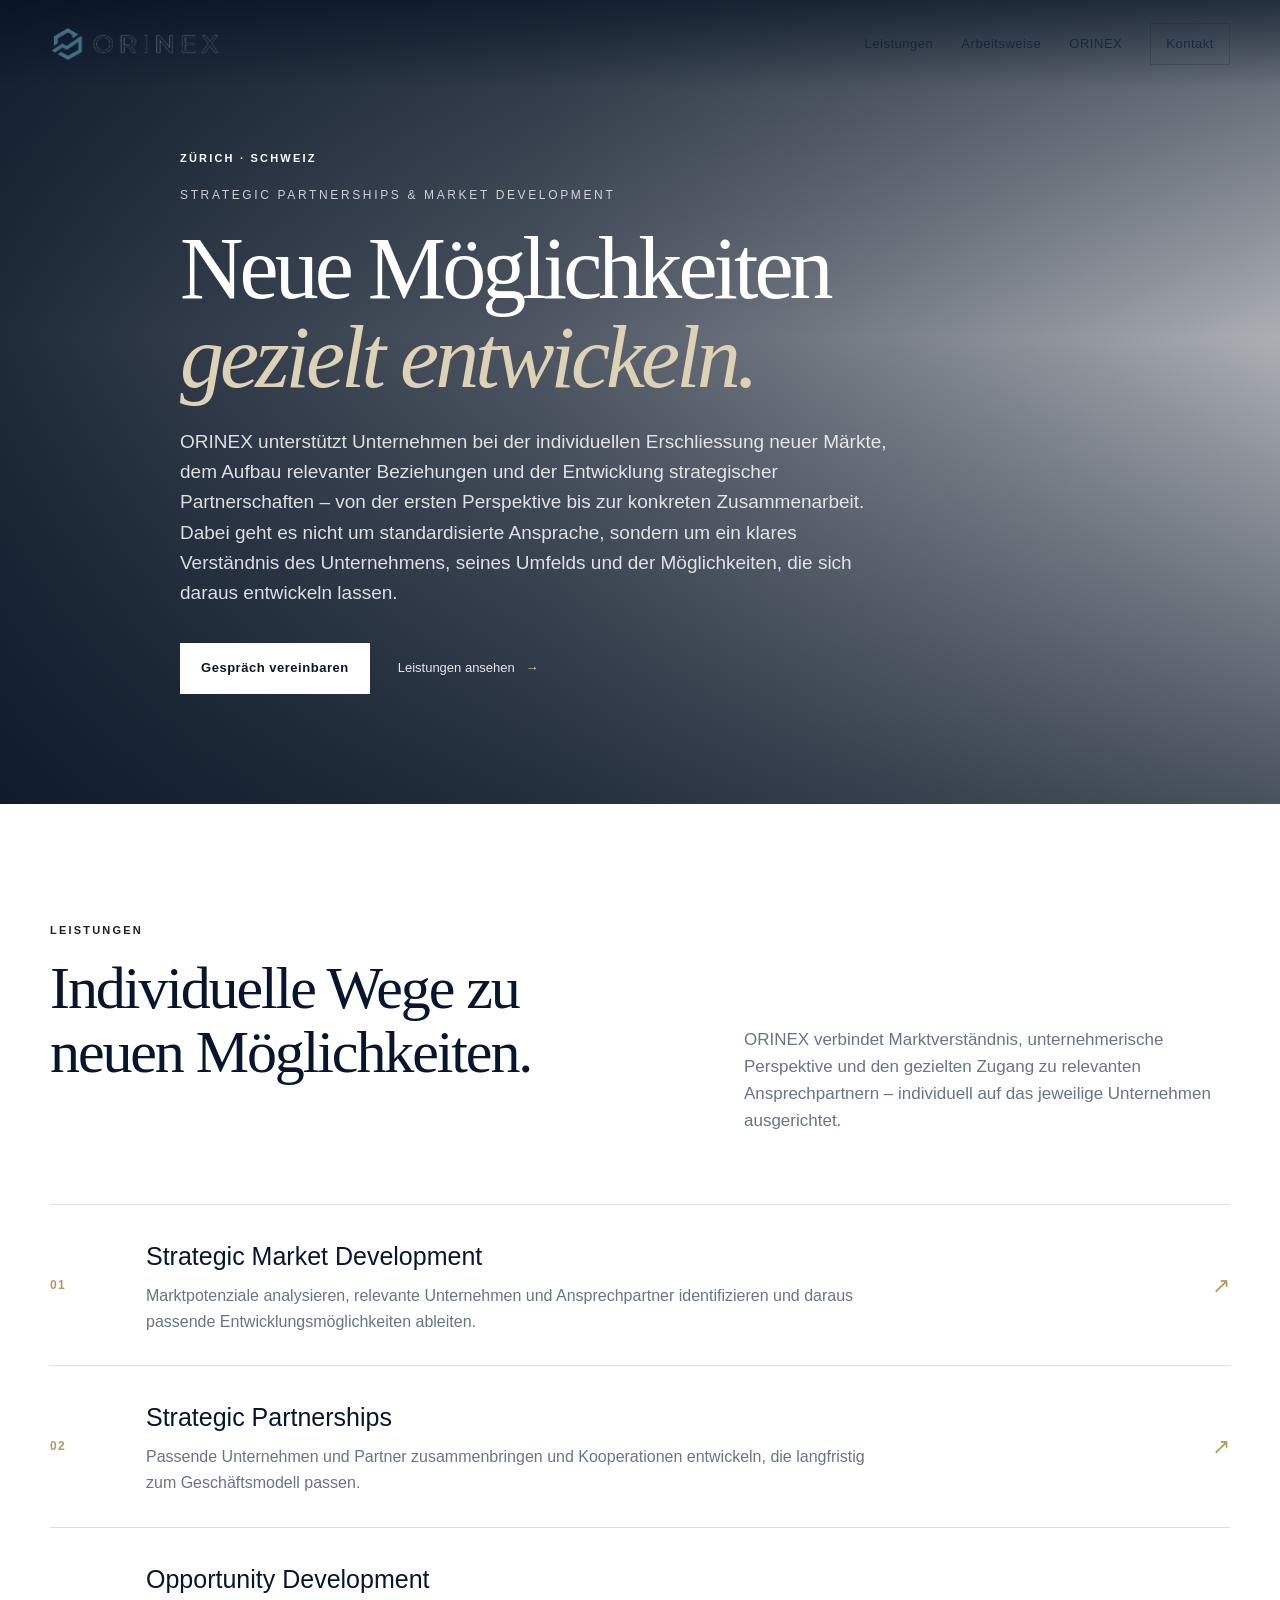
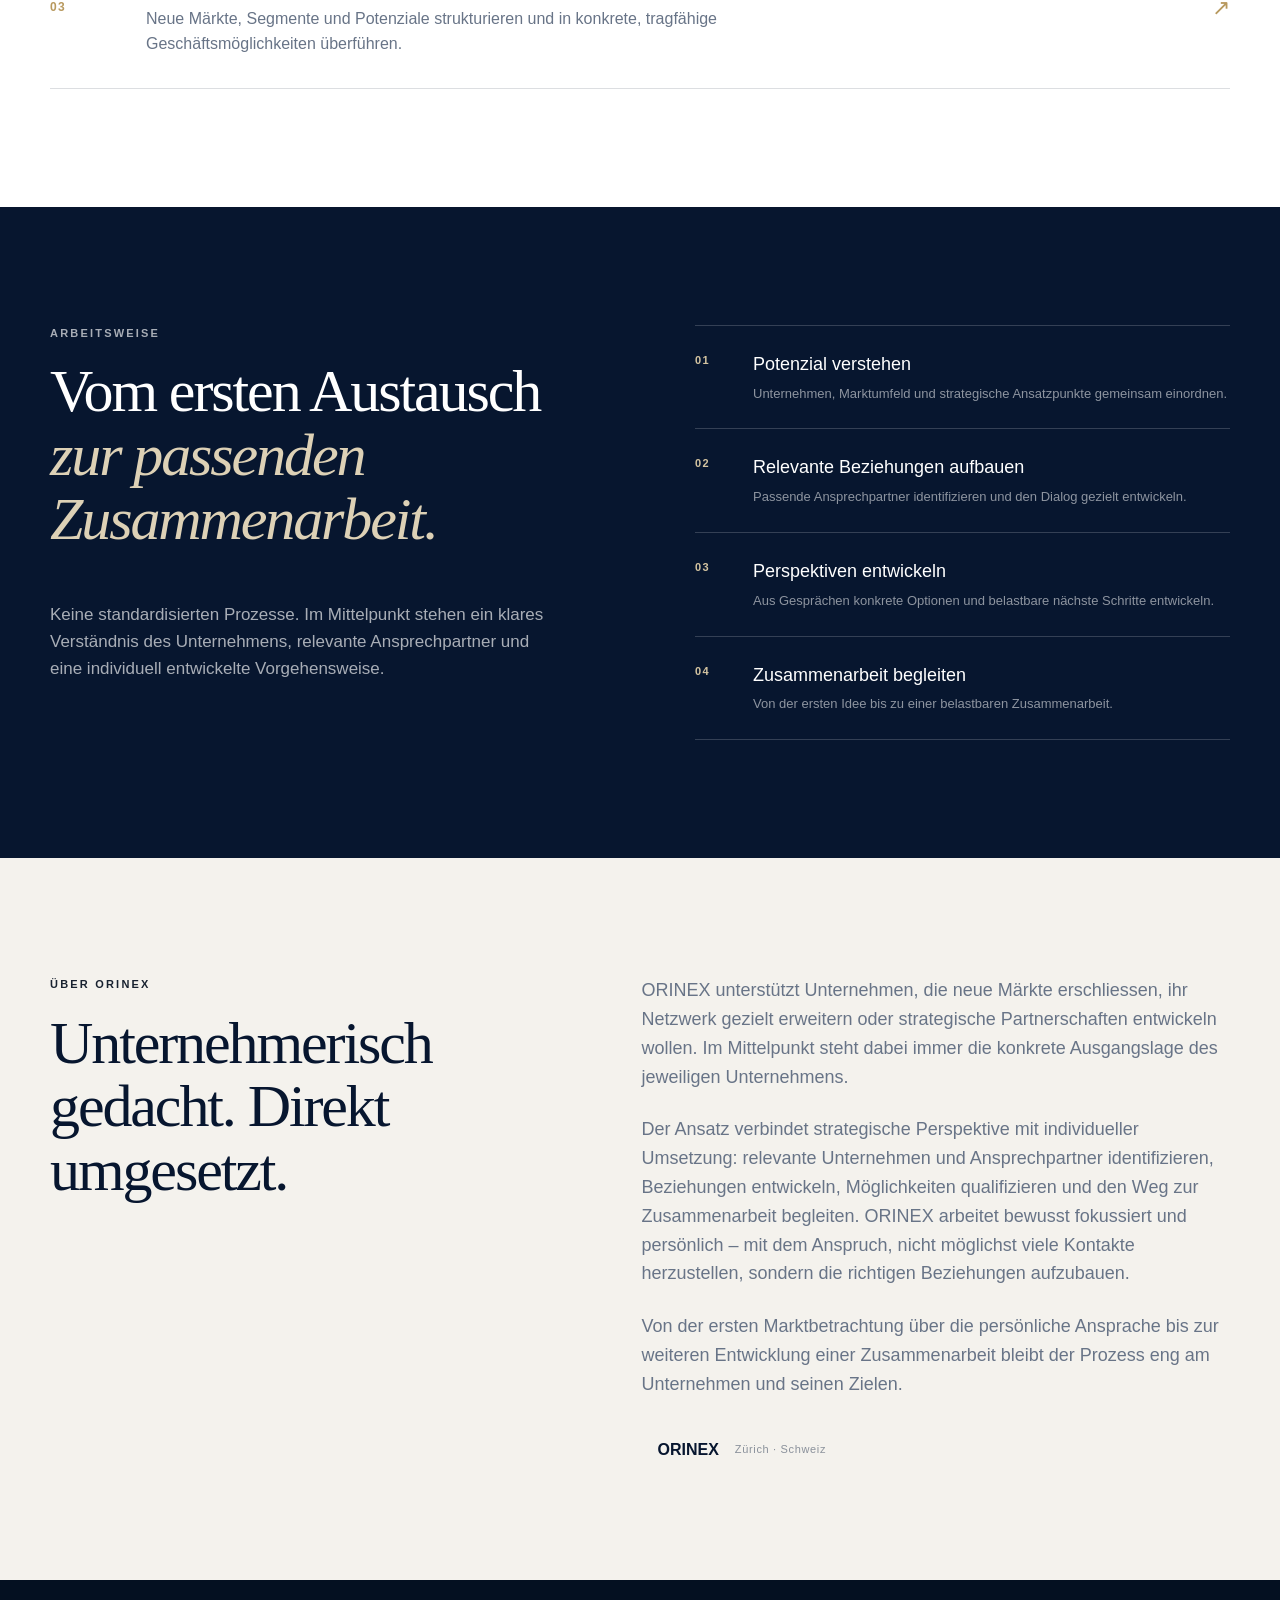
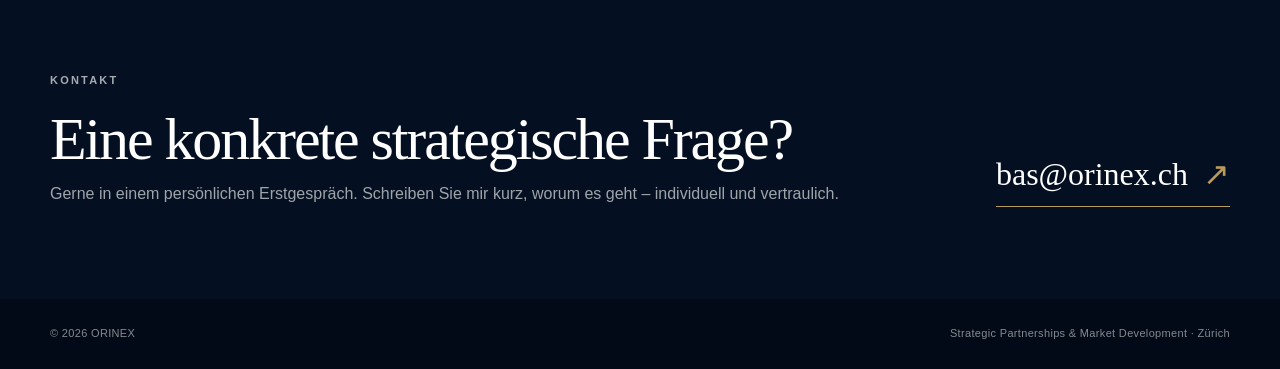
<file: index(2).html>
<!DOCTYPE html>
<html lang="de">
<head>
  <meta charset="UTF-8" />
  <meta name="viewport" content="width=device-width, initial-scale=1.0" />
  <meta name="description" content="ORINEX – Strategic Partnerships & Market Development in Zürich." />
  <title>ORINEX | Strategic Partnerships & Market Development</title>
  <link rel="stylesheet" href="styles.css" />
</head>
<body>
  <header class="site-header">
    <div class="container nav-wrap">
      <a class="brand" href="#top" aria-label="ORINEX Startseite"><img src="orinex-logo-correct.png" alt="ORINEX" style="display:block;width:170px;height:auto;" /></a>
      <nav aria-label="Hauptnavigation">
        <a href="#leistungen">Leistungen</a>
        <a href="#arbeitsweise">Arbeitsweise</a>
        <a href="#ueber-orinex">ORINEX</a>
        <a class="nav-cta" href="#kontakt">Kontakt</a>
      </nav>
    </div>
  </header>

  <main id="top">
    <section class="hero">
      <div class="hero-image"></div>
      <div class="hero-overlay"></div>
      <div class="container hero-content">
        <p class="eyebrow">ZÜRICH · SCHWEIZ</p>
        <p class="hero-kicker">STRATEGIC PARTNERSHIPS &amp; MARKET DEVELOPMENT</p>
        <h1>Neue Möglichkeiten<br><em>gezielt entwickeln.</em></h1>
        <p class="hero-text">
          ORINEX unterstützt Unternehmen bei der individuellen Erschliessung neuer Märkte, dem Aufbau relevanter Beziehungen und der Entwicklung strategischer Partnerschaften – von der ersten Perspektive bis zur konkreten Zusammenarbeit.
          Dabei geht es nicht um standardisierte Ansprache, sondern um ein klares Verständnis des Unternehmens, seines Umfelds und der Möglichkeiten, die sich daraus entwickeln lassen.
        </p>
        <div class="hero-actions">
          <a class="button primary" href="#kontakt">Gespräch vereinbaren</a>
          <a class="text-link" href="#leistungen">Leistungen ansehen <span>→</span></a>
        </div>
      </div>
    </section>

    <section id="leistungen" class="section section-light">
      <div class="container">
        <div class="section-heading">
          <div>
            <p class="eyebrow">LEISTUNGEN</p>
            <h2>Individuelle Wege zu neuen Möglichkeiten.</h2>
          </div>
          <p class="section-intro">
            ORINEX verbindet Marktverständnis, unternehmerische Perspektive und den gezielten Zugang zu relevanten Ansprechpartnern – individuell auf das jeweilige Unternehmen ausgerichtet.
          </p>
        </div>

        <div class="service-list">
          <article class="service-row">
            <span class="service-number">01</span>
            <div>
              <h3>Strategic Market Development</h3>
              <p>Marktpotenziale analysieren, relevante Unternehmen und Ansprechpartner identifizieren und daraus passende Entwicklungsmöglichkeiten ableiten.</p>
            </div>
            <span class="service-arrow">↗</span>
          </article>
          <article class="service-row">
            <span class="service-number">02</span>
            <div>
              <h3>Strategic Partnerships</h3>
              <p>Passende Unternehmen und Partner zusammenbringen und Kooperationen entwickeln, die langfristig zum Geschäftsmodell passen.</p>
            </div>
            <span class="service-arrow">↗</span>
          </article>
          <article class="service-row">
            <span class="service-number">03</span>
            <div>
              <h3>Opportunity Development</h3>
              <p>Neue Märkte, Segmente und Potenziale strukturieren und in konkrete, tragfähige Geschäftsmöglichkeiten überführen.</p>
            </div>
            <span class="service-arrow">↗</span>
          </article>
        </div>
      </div>
    </section>

    <section id="arbeitsweise" class="section dark-section">
      <div class="container">
        <div class="dark-grid">
          <div>
            <p class="eyebrow light">ARBEITSWEISE</p>
            <h2>Vom ersten Austausch<br><em>zur passenden Zusammenarbeit.</em></h2>
            <p class="dark-intro">
              Keine standardisierten Prozesse. Im Mittelpunkt stehen ein klares Verständnis des Unternehmens, relevante Ansprechpartner und eine individuell entwickelte Vorgehensweise.
            </p>
          </div>
          <div class="process-list">
            <div><span>01</span><strong>Potenzial verstehen</strong><small>Unternehmen, Marktumfeld und strategische Ansatzpunkte gemeinsam einordnen.</small></div>
            <div><span>02</span><strong>Relevante Beziehungen aufbauen</strong><small>Passende Ansprechpartner identifizieren und den Dialog gezielt entwickeln.</small></div>
            <div><span>03</span><strong>Perspektiven entwickeln</strong><small>Aus Gesprächen konkrete Optionen und belastbare nächste Schritte entwickeln.</small></div>
            <div><span>04</span><strong>Zusammenarbeit begleiten</strong><small>Von der ersten Idee bis zu einer belastbaren Zusammenarbeit.</small></div>
          </div>
        </div>
      </div>
    </section>

    <section id="ueber-orinex" class="section section-paper">
      <div class="container about-grid">
        <div>
          <p class="eyebrow">ÜBER ORINEX</p>
          <h2>Unternehmerisch gedacht. Direkt umgesetzt.</h2>
        </div>
        <div class="about-copy">
          <p>
            ORINEX unterstützt Unternehmen, die neue Märkte erschliessen, ihr Netzwerk gezielt erweitern oder strategische Partnerschaften entwickeln wollen. Im Mittelpunkt steht dabei immer die konkrete Ausgangslage des jeweiligen Unternehmens.
          </p>
          <p>
            Der Ansatz verbindet strategische Perspektive mit individueller Umsetzung: relevante Unternehmen und Ansprechpartner identifizieren, Beziehungen entwickeln, Möglichkeiten qualifizieren und den Weg zur Zusammenarbeit begleiten. ORINEX arbeitet bewusst fokussiert und persönlich – mit dem Anspruch, nicht möglichst viele Kontakte herzustellen, sondern die richtigen Beziehungen aufzubauen.
          </p>
          <p>
            Von der ersten Marktbetrachtung über die persönliche Ansprache bis zur weiteren Entwicklung einer Zusammenarbeit bleibt der Prozess eng am Unternehmen und seinen Zielen.
          </p>
          <div class="signature-line"><span></span><strong>ORINEX</strong><small>Zürich · Schweiz</small></div>
        </div>
      </div>
    </section>

    <section id="kontakt" class="contact-section">
      <div class="container contact-wrap">
        <div>
          <p class="eyebrow light">KONTAKT</p>
          <h2>Eine konkrete strategische Frage?</h2>
          <p>Gerne in einem persönlichen Erstgespräch. Schreiben Sie mir kurz, worum es geht – individuell und vertraulich.</p>
        </div>
        <a class="contact-mail" href="mailto:bas@orinex.ch">bas@orinex.ch <span>↗</span></a>
      </div>
    </section>
  </main>

  <footer>
    <div class="container footer-wrap">
      <span>© 2026 ORINEX</span>
      <span>Strategic Partnerships &amp; Market Development · Zürich</span>
    </div>
  </footer>
</body>
</html>
</file>
<file: styles.css>
:root {
  --navy: #07162f;
  --navy-deep: #041021;
  --ink: #182230;
  --muted: #687487;
  --paper: #f4f2ed;
  --white: #fff;
  --line: rgba(7, 22, 47, 0.14);
  --line-light: rgba(255, 255, 255, 0.18);
  --gold: #b8995e;
}

* { box-sizing: border-box; }
html { scroll-behavior: smooth; }
body { margin: 0; font-family: "Helvetica Neue", Arial, sans-serif; color: var(--ink); background: var(--white); line-height: 1.6; }
a { color: inherit; text-decoration: none; }
.container { width: min(1180px, calc(100% - 48px)); margin: 0 auto; }

.site-header {
  position: absolute;
  top: 0;
  left: 0;
  right: 0;
  z-index: 20;
  color: var(--white);
  background: linear-gradient(to bottom, rgba(4,16,33,.6), transparent);
}
.nav-wrap { min-height: 88px; display: flex; justify-content: space-between; align-items: center; gap: 24px; }
.brand { display:flex; align-items:center; }
.brand-logo { display:block; width: 170px; height:auto; }
nav { display: flex; align-items: center; gap: 28px; font-size: 13px; letter-spacing: .04em; }
nav a { color: rgba(15,32,55,.78); }
nav a:hover { color: var(--navy); }
.nav-cta { border: 1px solid rgba(15,32,55,.25); padding: 10px 15px; }

.hero { min-height: 760px; position: relative; overflow: hidden; color: var(--white); display: flex; align-items: center; }
.hero-image { position: absolute; inset: 0; background-image: url("https://images.unsplash.com/photo-1643981670720-eef07ebdb179?auto=format&fit=crop&w=2200&q=84"); background-size: cover; background-position: center 46%; transform: scale(1.01); }
.hero-overlay { position: absolute; inset: 0; background: linear-gradient(90deg, rgba(4,16,33,.88) 0%, rgba(4,16,33,.68) 42%, rgba(4,16,33,.28) 100%), linear-gradient(180deg, rgba(4,16,33,.56) 0%, rgba(4,16,33,.08) 42%, rgba(4,16,33,.62) 100%); }
.hero-content { position: relative; z-index: 2; padding: 150px 0 110px; max-width: 920px; }
.eyebrow { margin: 0 0 18px; font-size: 11px; letter-spacing: .2em; font-weight: 700; }
.eyebrow.light { color: rgba(255,255,255,.65); }
.hero-kicker { margin: 0 0 20px; font-size: 12px; letter-spacing: .22em; color: rgba(255,255,255,.76); }
h1, h2, h3 { margin-top: 0; }
h1 { margin-bottom: 24px; font-family: Georgia, "Times New Roman", serif; font-weight: 400; font-size: clamp(48px, 7vw, 88px); line-height: 1.01; letter-spacing: -.045em; }
h1 em, h2 em { font-style: italic; color: #ddd1b6; }
.hero-text { max-width: 720px; font-size: 19px; color: rgba(255,255,255,.84); }
.hero-actions { display: flex; align-items: center; gap: 28px; margin-top: 34px; }
.button { display: inline-block; padding: 15px 21px; font-size: 13px; font-weight: 700; letter-spacing: .04em; }
.primary { background: var(--white); color: var(--navy); }
.text-link { font-size: 13px; color: rgba(255,255,255,.88); }
.text-link span { margin-left: 7px; color: #ddd1b6; }
.hero-caption { position: absolute; z-index: 2; right: 30px; bottom: 26px; font-size: 10px; letter-spacing: .14em; text-transform: uppercase; color: rgba(255,255,255,.58); }

.section { padding: 118px 0; }
.section-light { background: var(--white); }
.section-paper { background: var(--paper); }
.section-heading { display: grid; grid-template-columns: 1.1fr .9fr; gap: 100px; align-items: end; }
h2 { color: var(--navy); font-family: Georgia, "Times New Roman", serif; font-size: clamp(38px, 5vw, 60px); font-weight: 400; line-height: 1.06; letter-spacing: -.035em; }
.section-intro { margin: 0; font-size: 17px; color: var(--muted); max-width: 480px; }

.service-list { margin-top: 70px; border-top: 1px solid var(--line); }
.service-row { display: grid; grid-template-columns: 72px 1fr 40px; gap: 24px; align-items: center; padding: 31px 0; border-bottom: 1px solid var(--line); }
.service-number { color: var(--gold); font-size: 12px; font-weight: 700; letter-spacing: .12em; }
.service-row h3 { margin-bottom: 7px; color: var(--navy); font-size: 25px; font-weight: 500; }
.service-row p { margin: 0; color: var(--muted); max-width: 720px; }
.service-arrow { justify-self: end; color: var(--gold); font-size: 22px; }

.dark-section { background: var(--navy); color: var(--white); }
.dark-grid { display: grid; grid-template-columns: 1fr 1fr; gap: 110px; }
.dark-section h2 { color: var(--white); }
.dark-intro { max-width: 510px; color: rgba(255,255,255,.65); font-size: 17px; }
.process-list { border-top: 1px solid var(--line-light); }
.process-list > div { display: grid; grid-template-columns: 42px 1fr; column-gap: 16px; padding: 24px 0; border-bottom: 1px solid var(--line-light); }
.process-list span { color: #d4c4a1; font-size: 11px; font-weight: 700; letter-spacing: .12em; padding-top: 2px; }
.process-list strong { font-size: 18px; font-weight: 500; }
.process-list small { grid-column: 2; margin-top: 5px; color: rgba(255,255,255,.54); font-size: 13px; }

.about-grid { display: grid; grid-template-columns: .9fr 1.1fr; gap: 110px; }
.about-copy { max-width: 660px; }
.about-copy p { margin-top: 0; margin-bottom: 24px; font-size: 18px; color: var(--muted); }
.signature-line { display:flex; align-items:center; gap:16px; margin-top:38px; color:var(--navy); }
.about-logo { display:block; width:150px; height:auto; }
.signature-line small { color:#8a919b; font-size:11px; letter-spacing:.06em; }

.contact-section { background: var(--navy-deep); color: var(--white); padding: 92px 0; }
.contact-wrap { display: flex; justify-content: space-between; align-items: end; gap: 40px; }
.contact-wrap h2 { color: var(--white); margin-bottom: 10px; }
.contact-wrap p:not(.eyebrow) { margin: 0; color: rgba(255,255,255,.62); }
.contact-mail { color: var(--white); font-family: Georgia, "Times New Roman", serif; font-size: clamp(22px, 3vw, 32px); border-bottom: 1px solid var(--gold); padding-bottom: 6px; }
.contact-mail span { color: var(--gold); margin-left: 7px; }


.contact-grid { display: grid; grid-template-columns: .82fr 1.18fr; gap: 90px; align-items: start; }
.contact-intro { max-width: 470px; }
.contact-intro > p:not(.eyebrow) { margin: 0 0 28px; color: rgba(255,255,255,.62); max-width: 430px; }
.contact-intro .contact-mail { display: inline-block; margin-top: 6px; }
.contact-form { border-top: 1px solid var(--line-light); }
.form-row { display: grid; gap: 18px; }
.form-row-2 { grid-template-columns: 1fr 1fr; }
.form-field { padding: 20px 0; border-bottom: 1px solid var(--line-light); }
.form-field label { display: block; margin-bottom: 9px; color: rgba(255,255,255,.7); font-size: 11px; letter-spacing: .12em; text-transform: uppercase; }
.form-field label span { color: rgba(255,255,255,.35); text-transform: none; letter-spacing: 0; }
.form-field input, .form-field select, .form-field textarea { width: 100%; border: 0; outline: 0; background: transparent; color: var(--white); font: inherit; font-size: 16px; padding: 0; border-radius: 0; }
.form-field select { appearance: none; background-image: linear-gradient(45deg, transparent 50%, rgba(255,255,255,.6) 50%), linear-gradient(135deg, rgba(255,255,255,.6) 50%, transparent 50%); background-position: calc(100% - 12px) 55%, calc(100% - 7px) 55%; background-size: 5px 5px, 5px 5px; background-repeat: no-repeat; padding-right: 28px; }
.form-field select option { color: var(--ink); background: var(--white); }
.form-field textarea { resize: vertical; min-height: 140px; }
.form-field input::placeholder, .form-field textarea::placeholder { color: rgba(255,255,255,.28); }
.form-field input:focus, .form-field select:focus, .form-field textarea:focus { color: var(--white); }
.form-actions { display: flex; align-items: center; gap: 18px; padding-top: 24px; }
.form-button { border: 0; cursor: pointer; background: var(--white); color: var(--navy); }
.form-button span { margin-left: 8px; color: var(--gold); }
.form-actions small { color: rgba(255,255,255,.38); font-size: 10px; line-height: 1.5; max-width: 260px; }

footer { background: #020a17; color: rgba(255,255,255,.52); font-size: 11px; letter-spacing: .03em; }
.footer-wrap { display: flex; justify-content: space-between; gap: 20px; padding: 26px 0; }

@media (max-width: 860px) {
  .container { width: min(100% - 34px, 1180px); }
  .nav-wrap { min-height: 76px; }
  nav a:not(.nav-cta) { display: none; }
  .hero { min-height: 720px; }
  .hero-content { padding: 140px 0 100px; }
  .section { padding: 88px 0; }
  .section-heading, .dark-grid, .about-grid { grid-template-columns: 1fr; gap: 46px; }
  .service-row { grid-template-columns: 48px 1fr 28px; gap: 14px; }
  .contact-wrap, .footer-wrap { flex-direction: column; align-items: flex-start; }
  .contact-grid { grid-template-columns: 1fr; gap: 58px; }
  .form-row-2 { grid-template-columns: 1fr; gap: 0; }
  .form-actions { flex-direction: column; align-items: flex-start; }
}
</file>
